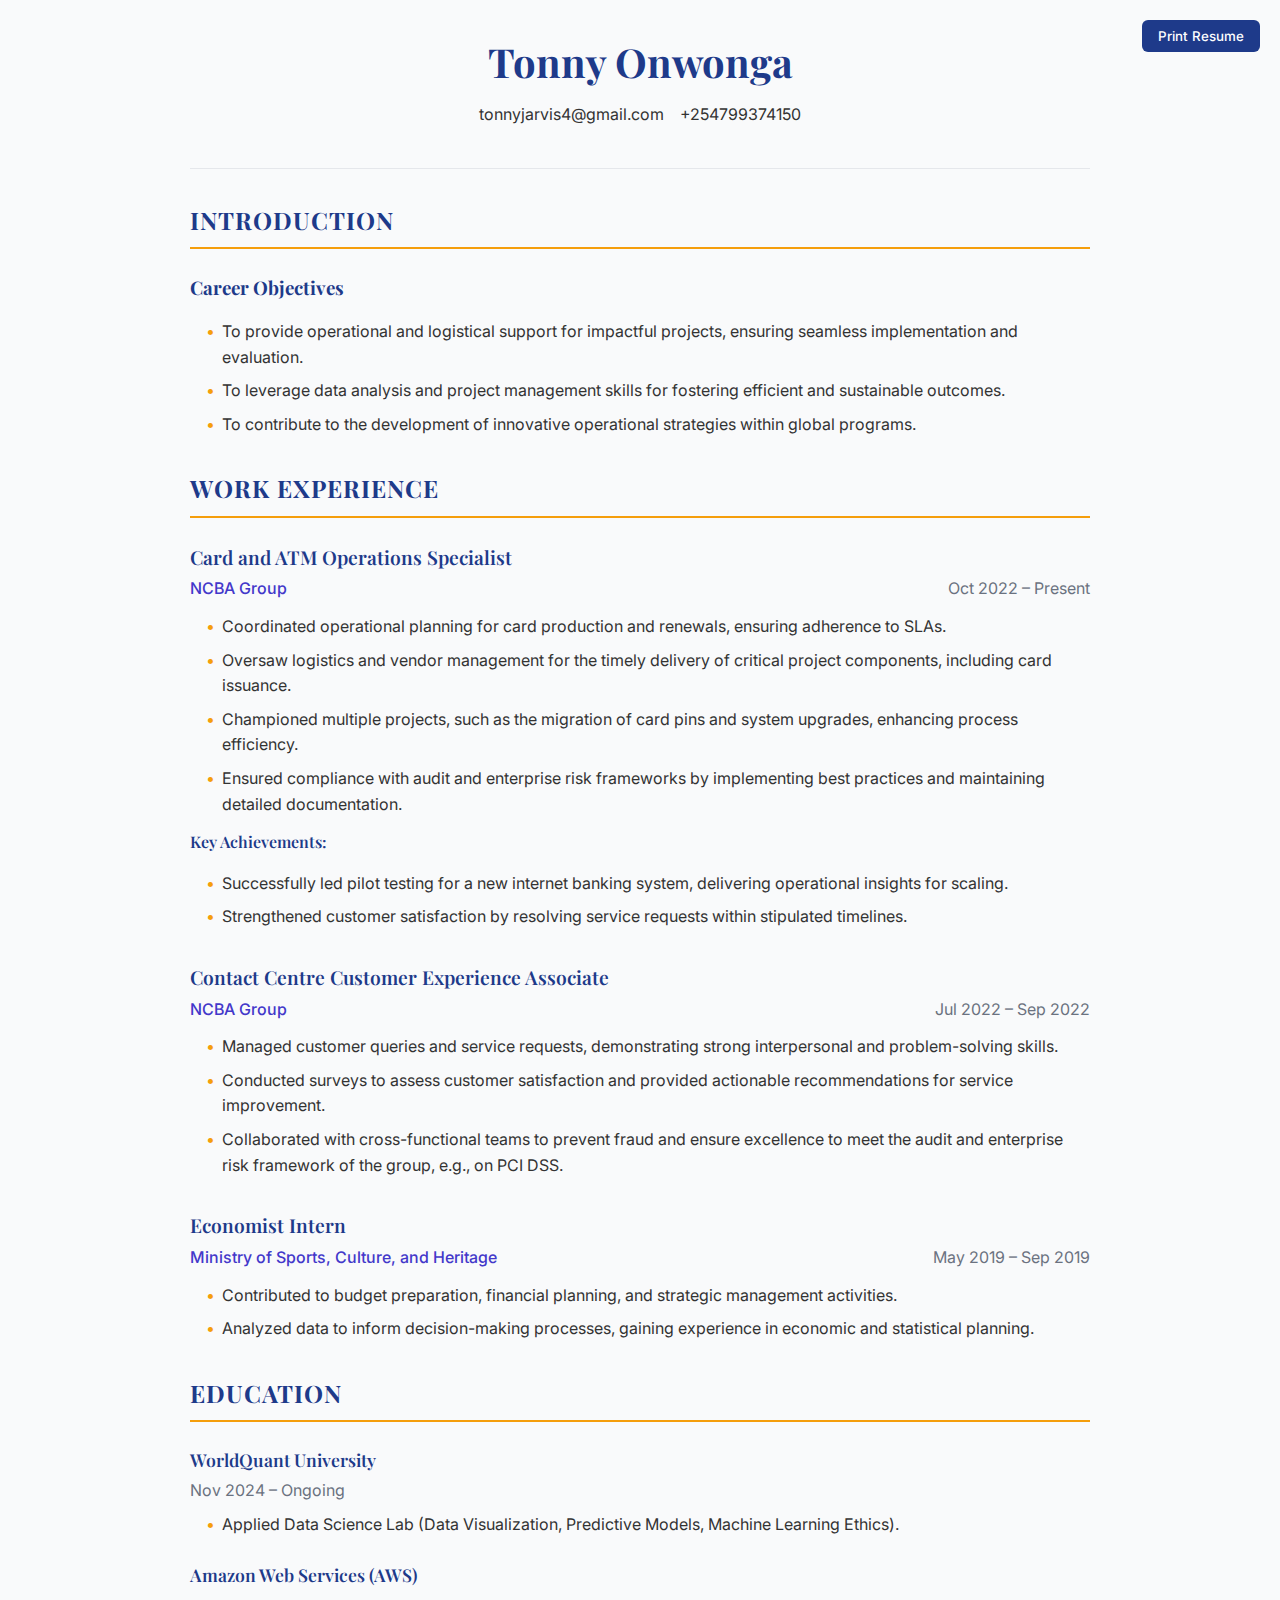
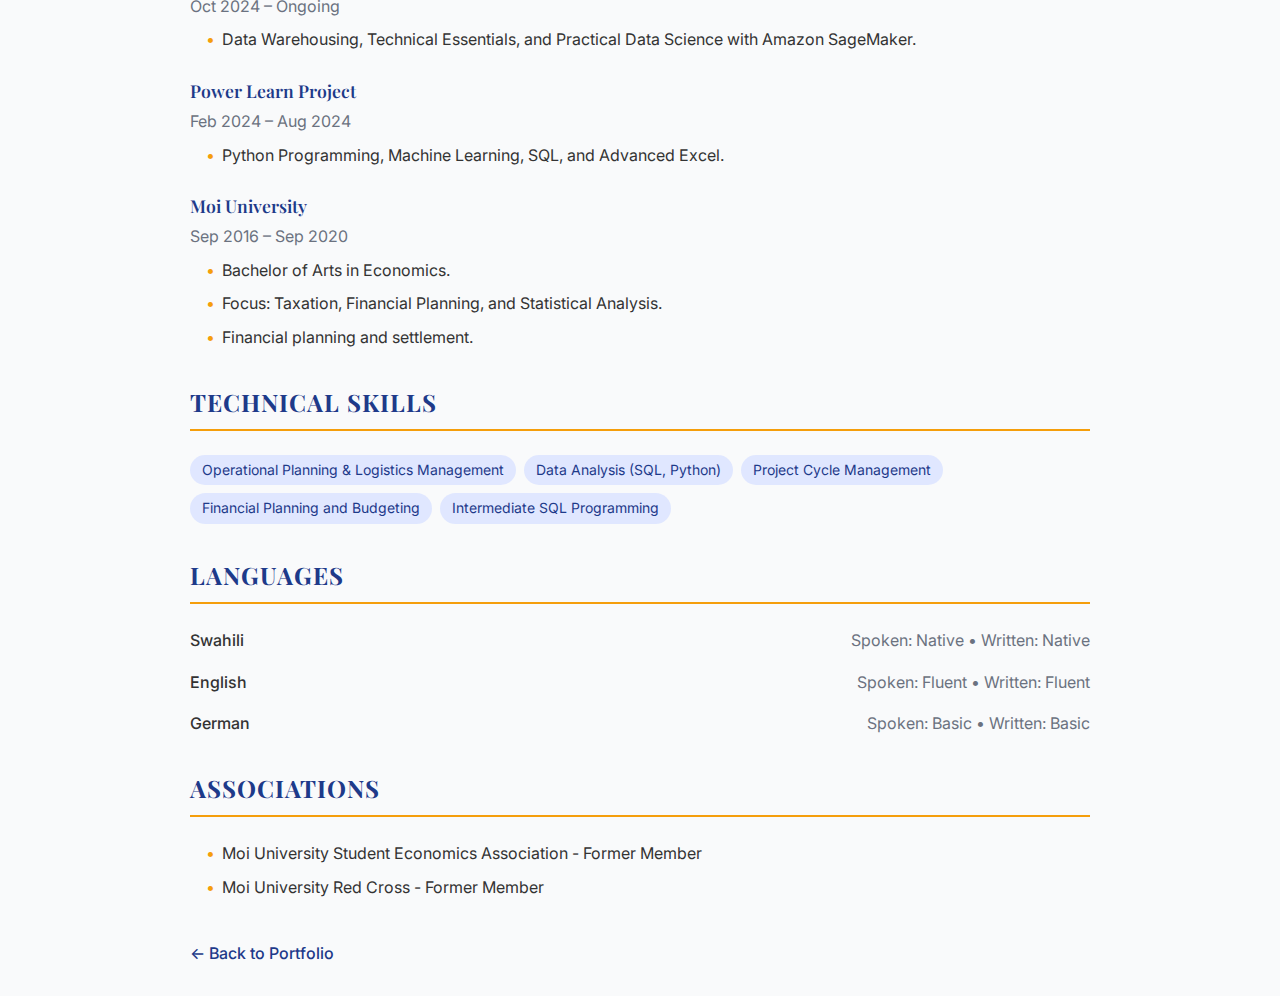
<file: public/resume.html>
<!DOCTYPE html>
<html lang="en">
<head>
  <meta charset="UTF-8">
  <meta name="viewport" content="width=device-width, initial-scale=1.0">
  <title>Tonny Onwonga - Resume</title>
  <link href="https://fonts.googleapis.com/css2?family=Inter:wght@300;400;500;600;700&family=Playfair+Display:wght@400;500;600;700&display=swap" rel="stylesheet">
  <style>
    /* Base styles */
    :root {
      --portfolio-accent: #F59E0B;
      --portfolio-800: #1E3A8A;
      --portfolio-700: #4338ca;
      --portfolio-600: #4f46e5;
      --portfolio-500: #6366f1;
      --portfolio-400: #818cf8;
      --portfolio-300: #a5b4fc;
      --portfolio-200: #c7d2fe;
      --portfolio-100: #e0e7ff;
      --portfolio-50: #eef2ff;
    }
    
    * {
      margin: 0;
      padding: 0;
      box-sizing: border-box;
    }
    
    body {
      font-family: 'Inter', sans-serif;
      color: #333;
      line-height: 1.6;
      max-width: 960px;
      margin: 0 auto;
      padding: 30px;
      background-color: #f9fafb;
    }
    
    h1, h2, h3, h4, h5, h6 {
      font-family: 'Playfair Display', serif;
      color: var(--portfolio-800);
      margin-bottom: 1rem;
    }
    
    .header {
      text-align: center;
      margin-bottom: 2rem;
      padding-bottom: 1.5rem;
      border-bottom: 1px solid #e5e7eb;
    }
    
    .name {
      font-size: 2.5rem;
      margin-bottom: 0.5rem;
    }
    
    .contact-info {
      display: flex;
      justify-content: center;
      flex-wrap: wrap;
      gap: 1rem;
      margin-bottom: 1rem;
    }
    
    .section-title {
      font-size: 1.5rem;
      text-transform: uppercase;
      letter-spacing: 1px;
      padding-bottom: 0.5rem;
      border-bottom: 2px solid var(--portfolio-accent);
      margin-top: 2rem;
      margin-bottom: 1.5rem;
    }
    
    .job {
      margin-bottom: 2rem;
    }
    
    .job-title {
      font-size: 1.2rem;
      font-weight: 600;
      margin-bottom: 0.25rem;
    }
    
    .job-company {
      display: flex;
      justify-content: space-between;
      margin-bottom: 0.75rem;
    }
    
    .company-name {
      font-weight: 500;
      color: var(--portfolio-700);
    }
    
    .job-date {
      color: #6b7280;
    }
    
    .education-item {
      margin-bottom: 1.5rem;
    }
    
    .education-school {
      font-size: 1.1rem;
      font-weight: 600;
      margin-bottom: 0.25rem;
    }
    
    .education-date {
      color: #6b7280;
      margin-bottom: 0.5rem;
    }
    
    ul {
      list-style-type: none;
      margin-left: 1rem;
    }
    
    li {
      position: relative;
      padding-left: 1rem;
      margin-bottom: 0.5rem;
    }
    
    li::before {
      content: "•";
      color: var(--portfolio-accent);
      position: absolute;
      left: 0;
    }
    
    .language-item {
      display: flex;
      justify-content: space-between;
      margin-bottom: 1rem;
    }
    
    .language-name {
      font-weight: 500;
    }
    
    .language-level {
      color: #6b7280;
    }
    
    .skills-list {
      display: flex;
      flex-wrap: wrap;
      gap: 0.5rem;
      margin-top: 1rem;
    }
    
    .skill-tag {
      background-color: var(--portfolio-100);
      color: var(--portfolio-800);
      padding: 0.25rem 0.75rem;
      border-radius: 9999px;
      font-size: 0.875rem;
    }
    
    .print-btn {
      position: fixed;
      top: 20px;
      right: 20px;
      background-color: var(--portfolio-800);
      color: white;
      border: none;
      padding: 0.5rem 1rem;
      border-radius: 0.375rem;
      cursor: pointer;
      font-family: 'Inter', sans-serif;
      font-weight: 500;
      transition: background-color 0.3s ease;
    }
    
    .print-btn:hover {
      background-color: var(--portfolio-700);
    }
    
    .back-to-portfolio {
      display: inline-block;
      margin-top: 2rem;
      color: var(--portfolio-800);
      text-decoration: none;
      font-weight: 500;
      transition: color 0.3s ease;
    }
    
    .back-to-portfolio:hover {
      color: var(--portfolio-accent);
    }
    
    @media (max-width: 768px) {
      body {
        padding: 15px;
      }
      
      .name {
        font-size: 2rem;
      }
      
      .contact-info {
        flex-direction: column;
        align-items: center;
        gap: 0.5rem;
      }
      
      .job-company {
        flex-direction: column;
      }
    }
    
    @media print {
      body {
        padding: 0;
        background-color: white;
      }
      
      .print-btn, .back-to-portfolio {
        display: none;
      }
      
      .header {
        margin-bottom: 1rem;
        padding-bottom: 1rem;
      }
      
      .section-title {
        margin-top: 1.5rem;
        margin-bottom: 1rem;
      }
      
      .job, .education-item {
        margin-bottom: 1rem;
      }
      
      @page {
        margin: 1cm;
      }
    }
  </style>
</head>
<body>
  <button class="print-btn" onclick="window.print()">Print Resume</button>
  
  <div class="header">
    <h1 class="name">Tonny Onwonga</h1>
    <div class="contact-info">
      <span>tonnyjarvis4@gmail.com</span>
      <span>+254799374150</span>
    </div>
  </div>
  
  <section>
    <h2 class="section-title">Introduction</h2>
    <h3>Career Objectives</h3>
    <ul>
      <li>To provide operational and logistical support for impactful projects, ensuring seamless implementation and evaluation.</li>
      <li>To leverage data analysis and project management skills for fostering efficient and sustainable outcomes.</li>
      <li>To contribute to the development of innovative operational strategies within global programs.</li>
    </ul>
  </section>
  
  <section>
    <h2 class="section-title">Work Experience</h2>
    
    <div class="job">
      <h3 class="job-title">Card and ATM Operations Specialist</h3>
      <div class="job-company">
        <span class="company-name">NCBA Group</span>
        <span class="job-date">Oct 2022 – Present</span>
      </div>
      <ul>
        <li>Coordinated operational planning for card production and renewals, ensuring adherence to SLAs.</li>
        <li>Oversaw logistics and vendor management for the timely delivery of critical project components, including card issuance.</li>
        <li>Championed multiple projects, such as the migration of card pins and system upgrades, enhancing process efficiency.</li>
        <li>Ensured compliance with audit and enterprise risk frameworks by implementing best practices and maintaining detailed documentation.</li>
      </ul>
      <h4 style="margin-top: 0.75rem; font-weight: 600;">Key Achievements:</h4>
      <ul>
        <li>Successfully led pilot testing for a new internet banking system, delivering operational insights for scaling.</li>
        <li>Strengthened customer satisfaction by resolving service requests within stipulated timelines.</li>
      </ul>
    </div>
    
    <div class="job">
      <h3 class="job-title">Contact Centre Customer Experience Associate</h3>
      <div class="job-company">
        <span class="company-name">NCBA Group</span>
        <span class="job-date">Jul 2022 – Sep 2022</span>
      </div>
      <ul>
        <li>Managed customer queries and service requests, demonstrating strong interpersonal and problem-solving skills.</li>
        <li>Conducted surveys to assess customer satisfaction and provided actionable recommendations for service improvement.</li>
        <li>Collaborated with cross-functional teams to prevent fraud and ensure excellence to meet the audit and enterprise risk framework of the group, e.g., on PCI DSS.</li>
      </ul>
    </div>
    
    <div class="job">
      <h3 class="job-title">Economist Intern</h3>
      <div class="job-company">
        <span class="company-name">Ministry of Sports, Culture, and Heritage</span>
        <span class="job-date">May 2019 – Sep 2019</span>
      </div>
      <ul>
        <li>Contributed to budget preparation, financial planning, and strategic management activities.</li>
        <li>Analyzed data to inform decision-making processes, gaining experience in economic and statistical planning.</li>
      </ul>
    </div>
  </section>
  
  <section>
    <h2 class="section-title">Education</h2>
    
    <div class="education-item">
      <h3 class="education-school">WorldQuant University</h3>
      <div class="education-date">Nov 2024 – Ongoing</div>
      <ul>
        <li>Applied Data Science Lab (Data Visualization, Predictive Models, Machine Learning Ethics).</li>
      </ul>
    </div>
    
    <div class="education-item">
      <h3 class="education-school">Amazon Web Services (AWS)</h3>
      <div class="education-date">Oct 2024 – Ongoing</div>
      <ul>
        <li>Data Warehousing, Technical Essentials, and Practical Data Science with Amazon SageMaker.</li>
      </ul>
    </div>
    
    <div class="education-item">
      <h3 class="education-school">Power Learn Project</h3>
      <div class="education-date">Feb 2024 – Aug 2024</div>
      <ul>
        <li>Python Programming, Machine Learning, SQL, and Advanced Excel.</li>
      </ul>
    </div>
    
    <div class="education-item">
      <h3 class="education-school">Moi University</h3>
      <div class="education-date">Sep 2016 – Sep 2020</div>
      <ul>
        <li>Bachelor of Arts in Economics.</li>
        <li>Focus: Taxation, Financial Planning, and Statistical Analysis.</li>
        <li>Financial planning and settlement.</li>
      </ul>
    </div>
  </section>
  
  <section>
    <h2 class="section-title">Technical Skills</h2>
    <div class="skills-list">
      <span class="skill-tag">Operational Planning & Logistics Management</span>
      <span class="skill-tag">Data Analysis (SQL, Python)</span>
      <span class="skill-tag">Project Cycle Management</span>
      <span class="skill-tag">Financial Planning and Budgeting</span>
      <span class="skill-tag">Intermediate SQL Programming</span>
    </div>
  </section>
  
  <section>
    <h2 class="section-title">Languages</h2>
    
    <div class="language-item">
      <span class="language-name">Swahili</span>
      <span class="language-level">Spoken: Native • Written: Native</span>
    </div>
    
    <div class="language-item">
      <span class="language-name">English</span>
      <span class="language-level">Spoken: Fluent • Written: Fluent</span>
    </div>
    
    <div class="language-item">
      <span class="language-name">German</span>
      <span class="language-level">Spoken: Basic • Written: Basic</span>
    </div>
  </section>
  
  <section>
    <h2 class="section-title">Associations</h2>
    <ul>
      <li>Moi University Student Economics Association - Former Member</li>
      <li>Moi University Red Cross - Former Member</li>
    </ul>
  </section>
  
  <a href="simple-portfolio.html" class="back-to-portfolio">← Back to Portfolio</a>
  
  <script>
    // Simple print functionality
    document.querySelector('.print-btn').addEventListener('click', function() {
      window.print();
    });
  </script>
</body>
</html>
</file>
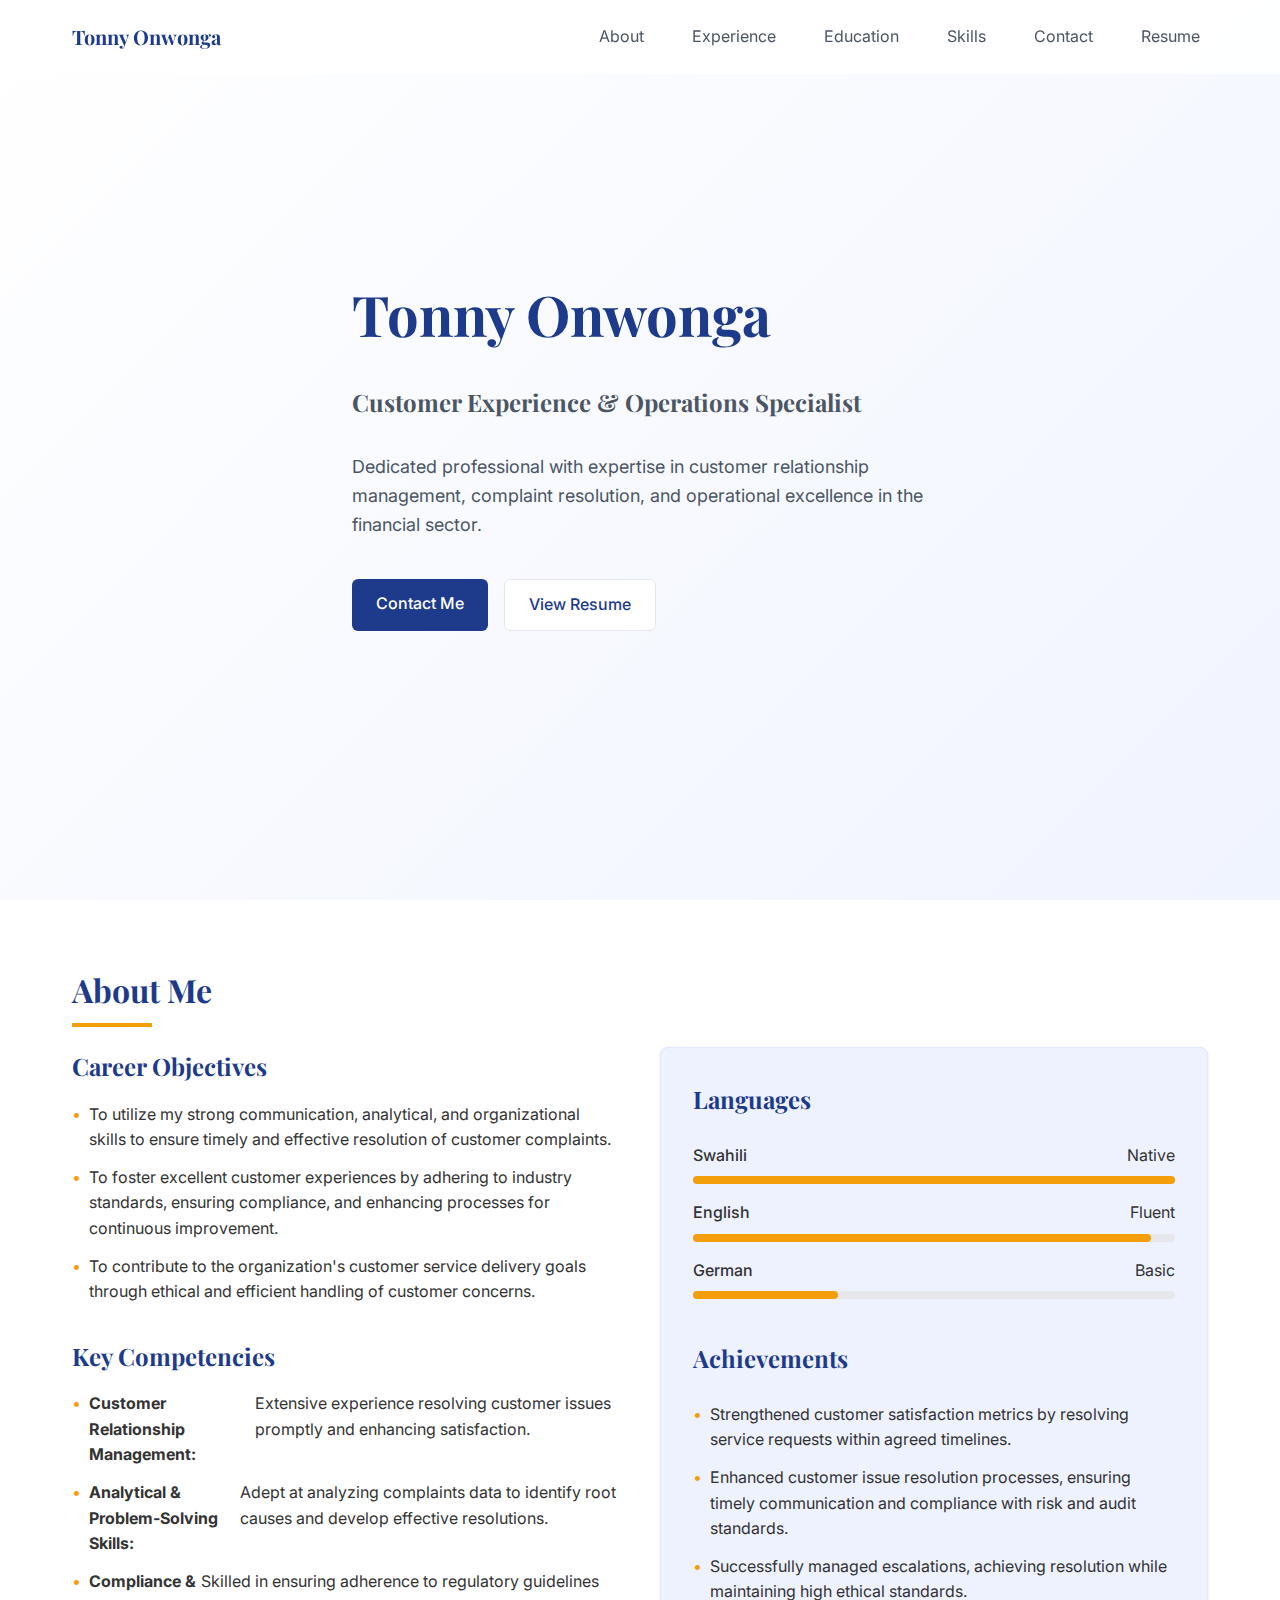
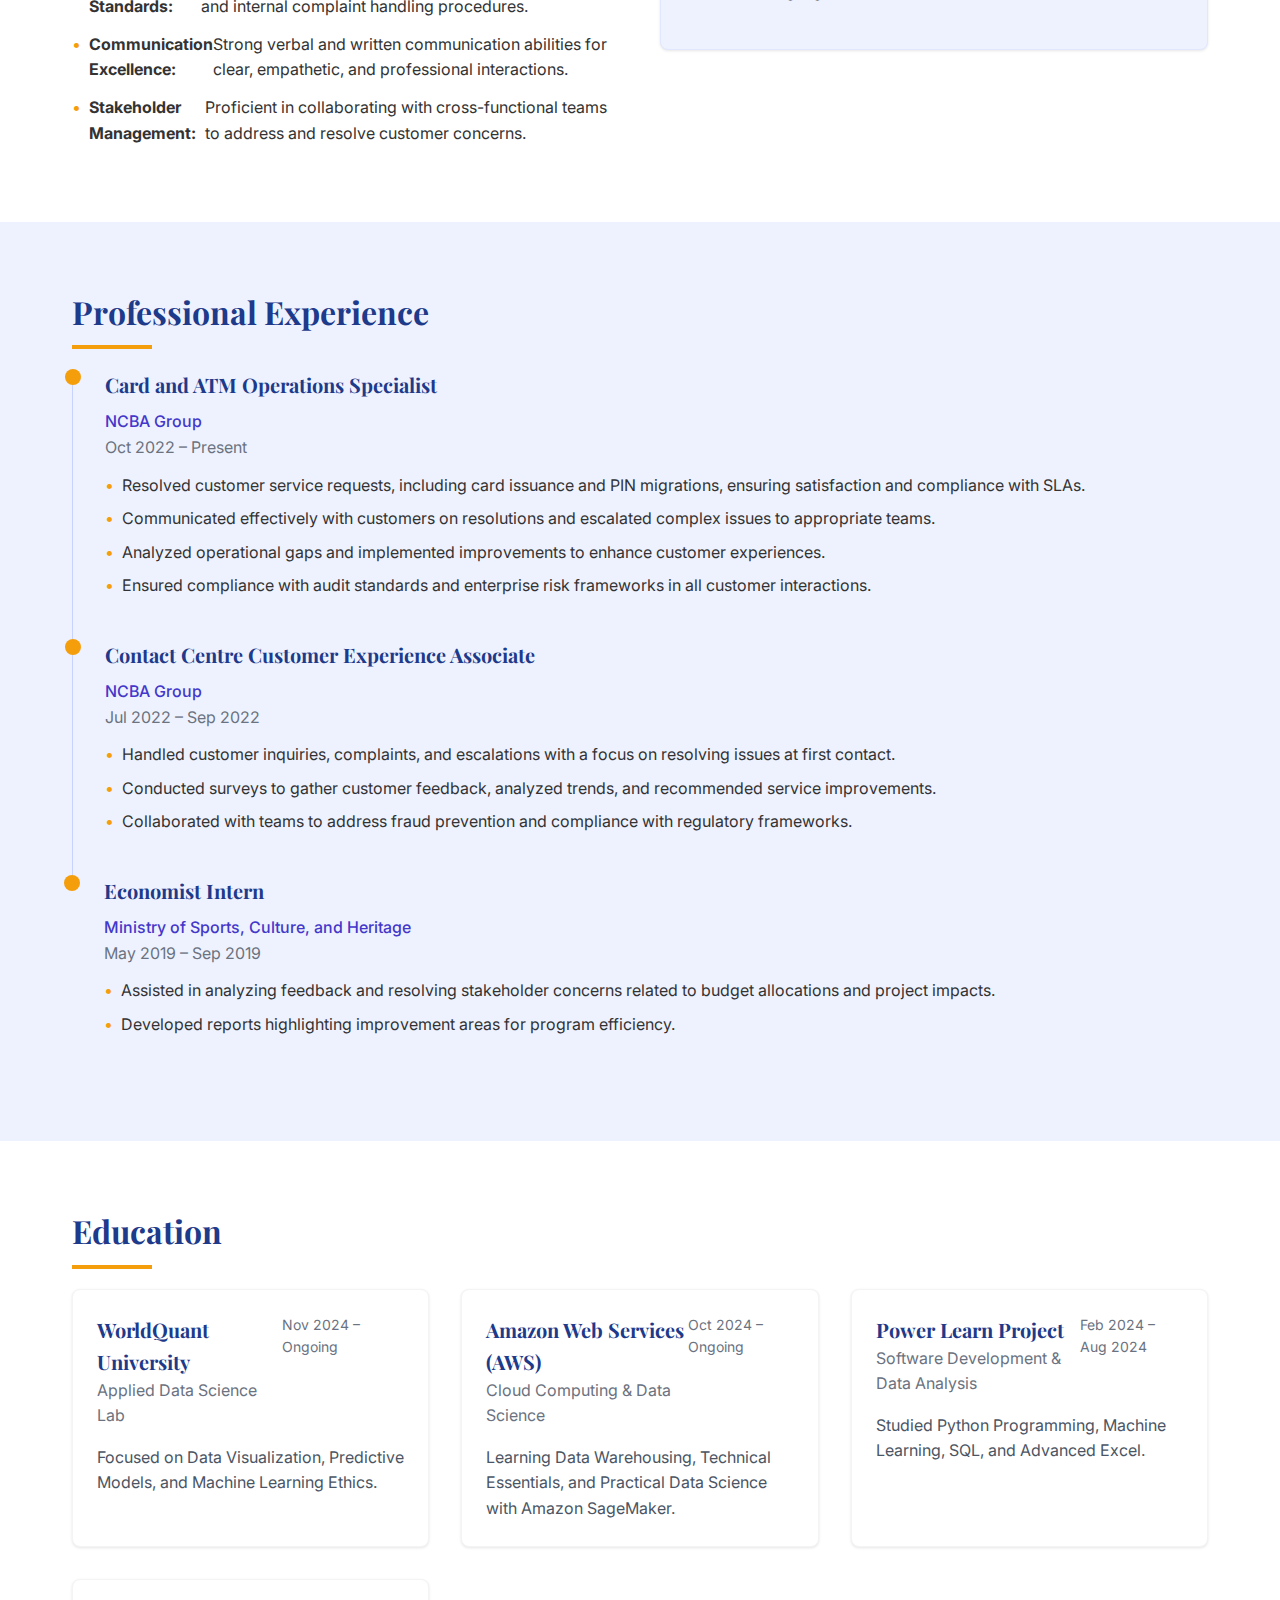
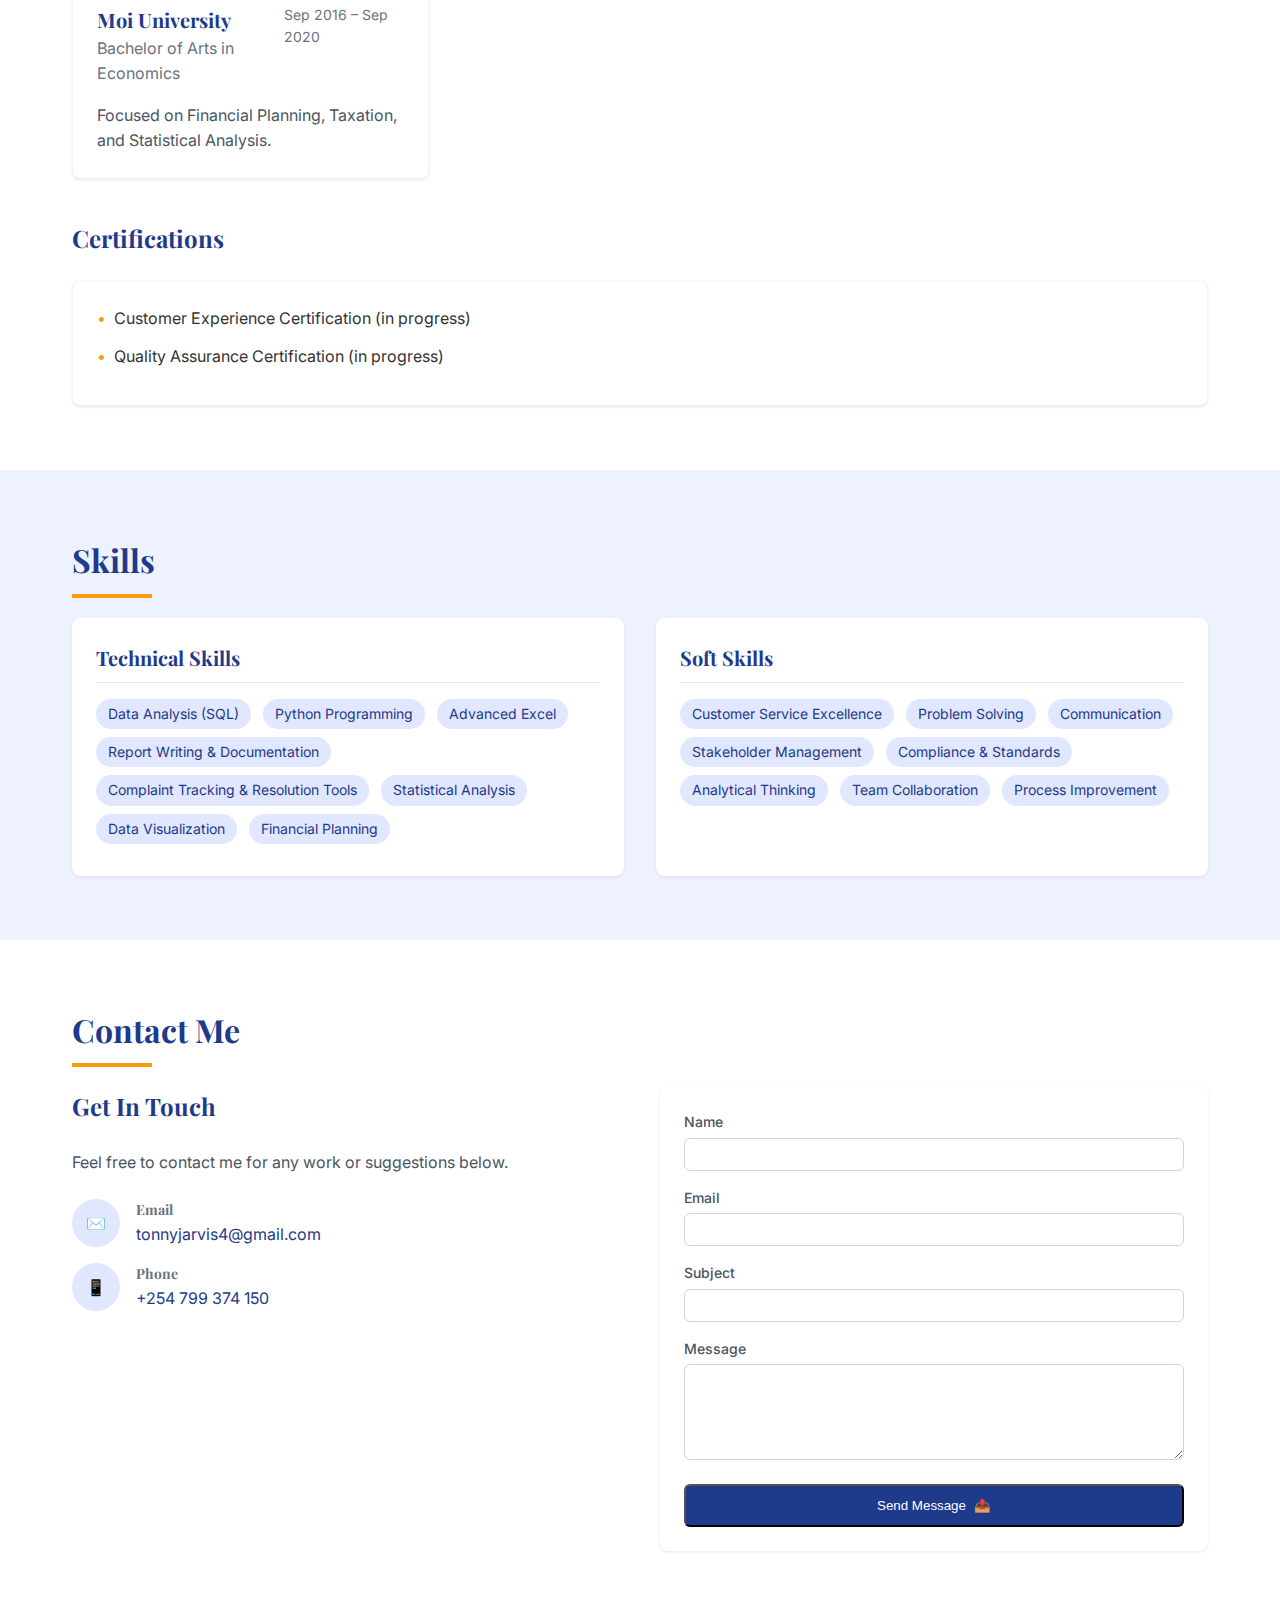
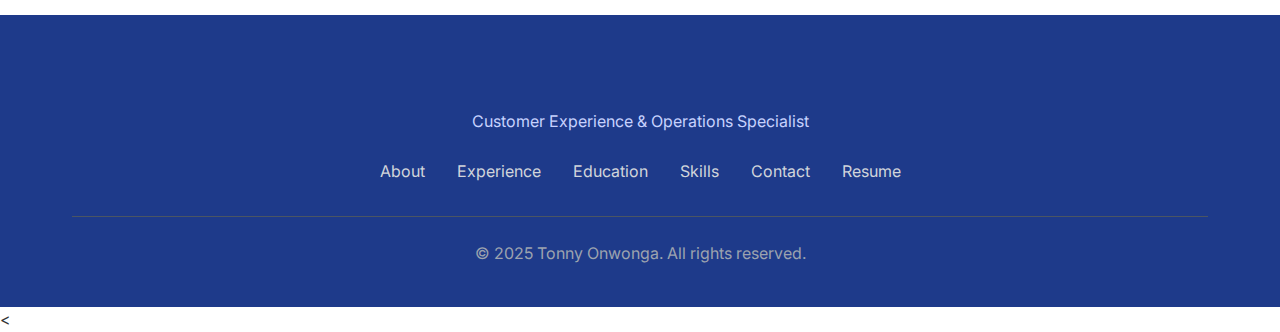
<file: public/simple-portfolio.html>
<!DOCTYPE html>
<html lang="en">
<head>
  <meta charset="UTF-8">
  <meta name="viewport" content="width=device-width, initial-scale=1.0">
  <title>Tonny Onwonga - Portfolio</title>
  <link href="https://fonts.googleapis.com/css2?family=Inter:wght@300;400;500;600;700&family=Playfair+Display:wght@400;500;600;700&display=swap" rel="stylesheet">
  <style>
    /* Base styles */
    :root {
      --portfolio-accent: #F59E0B;
      --portfolio-800: #1E3A8A;
      --portfolio-700: #4338ca;
      --portfolio-600: #4f46e5;
      --portfolio-500: #6366f1;
      --portfolio-400: #818cf8;
      --portfolio-300: #a5b4fc;
      --portfolio-200: #c7d2fe;
      --portfolio-100: #e0e7ff;
      --portfolio-50: #eef2ff;
    }
    
    * {
      margin: 0;
      padding: 0;
      box-sizing: border-box;
    }
    
    body {
      font-family: 'Inter', sans-serif;
      color: #333;
      line-height: 1.6;
      overflow-x: hidden;
    }
    
    h1, h2, h3, h4, h5, h6 {
      font-family: 'Playfair Display', serif;
      color: var(--portfolio-800);
    }
    
    a {
      text-decoration: none;
      color: inherit;
    }
    
    ul {
      list-style: none;
    }
    
    .container {
      max-width: 1200px;
      margin: 0 auto;
      padding: 0 2rem;
    }
    
    .section {
      padding: 4rem 0;
    }
    
    .section-title {
      font-size: 2rem;
      font-weight: bold;
      margin-bottom: 2rem;
      position: relative;
    }
    
    .section-title::after {
      content: '';
      position: absolute;
      left: 0;
      bottom: -0.75rem;
      width: 5rem;
      height: 0.25rem;
      background-color: var(--portfolio-accent);
    }
    
    .btn {
      display: inline-block;
      padding: 0.75rem 1.5rem;
      border-radius: 0.375rem;
      font-weight: 500;
      cursor: pointer;
      transition: all 0.3s ease;
    }
    
    .btn-primary {
      background-color: var(--portfolio-800);
      color: white;
    }
    
    .btn-primary:hover {
      background-color: var(--portfolio-700);
    }
    
    .btn-secondary {
      background-color: white;
      color: var(--portfolio-800);
      border: 1px solid #e5e7eb;
    }
    
    .btn-secondary:hover {
      background-color: #f9fafb;
    }
    
    .skill-tag {
      display: inline-block;
      padding: 0.25rem 0.75rem;
      background-color: var(--portfolio-100);
      color: var(--portfolio-800);
      border-radius: 9999px;
      font-size: 0.875rem;
      margin-right: 0.5rem;
      margin-bottom: 0.5rem;
    }
    
    .timeline-item {
      position: relative;
      padding-left: 2rem;
      padding-bottom: 2rem;
      border-left: 1px solid var(--portfolio-200);
    }
    
    .timeline-item::before {
      content: '';
      position: absolute;
      left: -0.5rem;
      top: 0;
      width: 1rem;
      height: 1rem;
      border-radius: 50%;
      background-color: var(--portfolio-accent);
    }
    
    .timeline-item:last-child {
      border-left: none;
    }
    
    .gradient-bg {
      background: linear-gradient(135deg, #ffffff 0%, #f0f4ff 100%);
    }
    
    /* Header styles */
    header {
      position: fixed;
      top: 0;
      left: 0;
      right: 0;
      z-index: 1000;
      padding: 1.25rem 0;
      background-color: rgba(255, 255, 255, 0.9);
      backdrop-filter: blur(5px);
      transition: all 0.3s ease;
    }
    
    header.scrolled {
      padding: 0.75rem 0;
      box-shadow: 0 4px 6px -1px rgba(0, 0, 0, 0.1);
    }
    
    .header-container {
      display: flex;
      justify-content: space-between;
      align-items: center;
    }
    
    .logo {
      font-family: 'Playfair Display', serif;
      font-size: 1.25rem;
      font-weight: bold;
      color: var(--portfolio-800);
    }
    
    .nav-desktop {
      display: flex;
      gap: 2rem;
    }
    
    .nav-link {
      position: relative;
      padding: 0.25rem 0.5rem;
      color: #4b5563;
      transition: color 0.3s ease;
    }
    
    .nav-link::after {
      content: '';
      position: absolute;
      left: 0;
      bottom: -0.25rem;
      width: 0;
      height: 0.125rem;
      background-color: var(--portfolio-accent);
      transition: width 0.3s ease;
    }
    
    .nav-link:hover {
      color: var(--portfolio-800);
    }
    
    .nav-link:hover::after {
      width: 100%;
    }
    
    .mobile-menu-btn {
      display: none;
      background: none;
      border: none;
      cursor: pointer;
      font-size: 1.5rem;
      color: #4b5563;
    }
    
    .mobile-menu {
      display: none;
      position: absolute;
      top: 100%;
      left: 0;
      right: 0;
      background-color: white;
      padding: 1rem 0;
      box-shadow: 0 4px 6px -1px rgba(0, 0, 0, 0.1);
    }
    
    .mobile-menu a {
      display: block;
      padding: 0.75rem 2rem;
      color: #4b5563;
    }
    
    /* Hero styles */
    #hero {
      min-height: 100vh;
      display: flex;
      align-items: center;
      padding-top: 4rem;
    }
    
    .hero-content {
      max-width: 48rem;
    }
    
    .hero-title {
      font-size: 3.5rem;
      font-weight: bold;
      margin-bottom: 1.5rem;
    }
    
    .hero-subtitle {
      font-size: 1.5rem;
      color: #4b5563;
      margin-bottom: 2rem;
    }
    
    .hero-text {
      font-size: 1.125rem;
      color: #4b5563;
      margin-bottom: 2.5rem;
      max-width: 36rem;
    }
    
    .hero-btns {
      display: flex;
      gap: 1rem;
      flex-wrap: wrap;
    }
    
    /* About styles */
    .about-grid {
      display: grid;
      grid-template-columns: 1fr 1fr;
      gap: 2.5rem;
    }
    
    .competencies-list li {
      display: flex;
      align-items: flex-start;
      margin-bottom: 0.75rem;
    }
    
    .competencies-list li::before {
      content: '•';
      color: var(--portfolio-accent);
      margin-right: 0.5rem;
    }
    
    .language-bar {
      height: 0.5rem;
      width: 100%;
      background-color: #e5e7eb;
      border-radius: 9999px;
      margin-bottom: 1rem;
    }
    
    .language-progress {
      height: 100%;
      background-color: var(--portfolio-accent);
      border-radius: 9999px;
    }
    
    /* Experience styles */
    .experience-list {
      padding-left: 0;
    }
    
    .experience-item h3 {
      font-size: 1.25rem;
      margin-bottom: 0.5rem;
    }
    
    .experience-item-header {
      margin-bottom: 0.75rem;
    }
    
    .experience-company {
      font-weight: 500;
      color: var(--portfolio-700);
    }
    
    .experience-date {
      color: #6b7280;
    }
    
    .experience-duties li {
      display: flex;
      align-items: flex-start;
      margin-bottom: 0.5rem;
    }
    
    .experience-duties li::before {
      content: '•';
      color: var(--portfolio-accent);
      margin-right: 0.5rem;
    }
    
    /* Education styles */
    .education-grid {
      display: grid;
      grid-template-columns: repeat(auto-fill, minmax(320px, 1fr));
      gap: 2rem;
    }
    
    .education-card {
      background-color: white;
      padding: 1.5rem;
      border-radius: 0.5rem;
      box-shadow: 0 1px 3px rgba(0, 0, 0, 0.1);
      border: 1px solid #f3f4f6;
      transition: all 0.3s ease;
    }
    
    .education-card:hover {
      box-shadow: 0 4px 6px rgba(0, 0, 0, 0.1);
      border-color: var(--portfolio-200);
    }
    
    .education-card-header {
      display: flex;
      justify-content: space-between;
      margin-bottom: 1rem;
    }
    
    /* Skills styles */
    .skills-grid {
      display: grid;
      grid-template-columns: 1fr 1fr;
      gap: 2rem;
    }
    
    .skills-card {
      background-color: white;
      padding: 1.5rem;
      border-radius: 0.5rem;
      box-shadow: 0 1px 3px rgba(0, 0, 0, 0.1);
    }
    
    .skills-card h3 {
      font-size: 1.25rem;
      margin-bottom: 1rem;
      padding-bottom: 0.5rem;
      border-bottom: 1px solid #e5e7eb;
    }
    
    /* Contact styles */
    .contact-grid {
      display: grid;
      grid-template-columns: 1fr 1fr;
      gap: 2.5rem;
    }
    
    .contact-info-item {
      display: flex;
      align-items: center;
      margin-bottom: 1rem;
    }
    
    .contact-icon {
      width: 3rem;
      height: 3rem;
      background-color: var(--portfolio-100);
      border-radius: 50%;
      display: flex;
      align-items: center;
      justify-content: center;
      margin-right: 1rem;
    }
    
    .contact-form {
      background-color: white;
      padding: 1.5rem;
      border-radius: 0.5rem;
      box-shadow: 0 1px 3px rgba(0, 0, 0, 0.1);
    }
    
    .form-group {
      margin-bottom: 1rem;
    }
    
    .form-label {
      display: block;
      font-size: 0.875rem;
      font-weight: 500;
      color: #4b5563;
      margin-bottom: 0.25rem;
    }
    
    .form-input, .form-textarea {
      width: 100%;
      padding: 0.5rem 0.75rem;
      border: 1px solid #d1d5db;
      border-radius: 0.375rem;
      outline: none;
      transition: border-color 0.3s ease;
    }
    
    .form-input:focus, .form-textarea:focus {
      border-color: var(--portfolio-500);
      box-shadow: 0 0 0 3px rgba(99, 102, 241, 0.1);
    }
    
    .form-textarea {
      min-height: 6rem;
      resize: vertical;
    }
    
    /* Footer styles */
    footer {
      background-color: var(--portfolio-800);
      color: white;
      padding: 2.5rem 0;
    }
    
    .footer-title {
      font-size: 1.5rem;
      font-weight: bold;
      margin-bottom: 1rem;
    }
    
    .footer-subtitle {
      color: var(--portfolio-200);
      margin-bottom: 1.5rem;
    }
    
    .footer-links {
      display: flex;
      justify-content: center;
      gap: 2rem;
      margin-bottom: 2rem;
    }
    
    .footer-links a {
      color: #d1d5db;
      transition: color 0.3s ease;
    }
    
    .footer-links a:hover {
      color: white;
    }
    
    .footer-copyright {
      text-align: center;
      color: #9ca3af;
      padding-top: 1.5rem;
      border-top: 1px solid #4b5563;
    }
    
    /* Responsive styles */
    @media (max-width: 768px) {
      .section-title {
        font-size: 1.75rem;
      }
      
      .hero-title {
        font-size: 2.5rem;
      }
      
      .hero-subtitle {
        font-size: 1.25rem;
      }
      
      .nav-desktop {
        display: none;
      }
      
      .mobile-menu-btn {
        display: block;
      }
      
      .mobile-menu.active {
        display: block;
      }
      
      .about-grid, .skills-grid, .contact-grid {
        grid-template-columns: 1fr;
      }
      
      .education-grid {
        grid-template-columns: 1fr;
      }
    }
  </style>
</head>
<body>
  <!-- Header -->
  <header id="header">
    <div class="container header-container">
      <a href="#" class="logo">Tonny Onwonga</a>
      
      <nav class="nav-desktop">
        <a href="#about" class="nav-link">About</a>
        <a href="#experience" class="nav-link">Experience</a>
        <a href="#education" class="nav-link">Education</a>
        <a href="#skills" class="nav-link">Skills</a>
        <a href="#contact" class="nav-link">Contact</a>
        <a href="resume.html" class="nav-link" target="_blank">Resume</a>
      </nav>
      
      <button class="mobile-menu-btn" aria-label="Toggle menu">
        ☰
      </button>
    </div>
    
    <div class="mobile-menu" id="mobileMenu">
      <a href="#about">About</a>
      <a href="#experience">Experience</a>
      <a href="#education">Education</a>
      <a href="#skills">Skills</a>
      <a href="#contact">Contact</a>
      <a href="resume.html" target="_blank">Resume</a>
    </div>
  </header>

  <!-- Hero Section -->
  <section id="hero" class="section gradient-bg">
    <div class="container">
      <div class="hero-content">
        <h1 class="hero-title">Tonny Onwonga</h1>
        <h2 class="hero-subtitle">Customer Experience & Operations Specialist</h2>
        <p class="hero-text">
          Dedicated professional with expertise in customer relationship management, 
          complaint resolution, and operational excellence in the financial sector.
        </p>
        <div class="hero-btns">
          <a href="#contact" class="btn btn-primary">Contact Me</a>
          <a href="resume.html" class="btn btn-secondary" target="_blank">View Resume</a>
        </div>
      </div>
    </div>
  </section>

  <!-- About Section -->
  <section id="about" class="section">
    <div class="container">
      <h2 class="section-title">About Me</h2>
      
      <div class="about-grid">
        <div>
          <h3 style="font-size: 1.5rem; margin-bottom: 1rem;">Career Objectives</h3>
          <ul class="competencies-list">
            <li>To utilize my strong communication, analytical, and organizational skills to ensure timely and effective resolution of customer complaints.</li>
            <li>To foster excellent customer experiences by adhering to industry standards, ensuring compliance, and enhancing processes for continuous improvement.</li>
            <li>To contribute to the organization's customer service delivery goals through ethical and efficient handling of customer concerns.</li>
          </ul>

          <h3 style="font-size: 1.5rem; margin-top: 2rem; margin-bottom: 1rem;">Key Competencies</h3>
          <ul class="competencies-list">
            <li><strong>Customer Relationship Management:</strong> Extensive experience resolving customer issues promptly and enhancing satisfaction.</li>
            <li><strong>Analytical & Problem-Solving Skills:</strong> Adept at analyzing complaints data to identify root causes and develop effective resolutions.</li>
            <li><strong>Compliance & Standards:</strong> Skilled in ensuring adherence to regulatory guidelines and internal complaint handling procedures.</li>
            <li><strong>Communication Excellence:</strong> Strong verbal and written communication abilities for clear, empathetic, and professional interactions.</li>
            <li><strong>Stakeholder Management:</strong> Proficient in collaborating with cross-functional teams to address and resolve customer concerns.</li>
          </ul>
        </div>

        <div>
          <div style="background-color: var(--portfolio-50); padding: 2rem; border-radius: 0.5rem; border: 1px solid var(--portfolio-100); box-shadow: 0 1px 3px rgba(0,0,0,0.1);">
            <h3 style="font-size: 1.5rem; margin-bottom: 1.5rem;">Languages</h3>
            
            <div style="margin-bottom: 1rem;">
              <div style="display: flex; justify-content: space-between; margin-bottom: 0.5rem;">
                <span style="font-weight: 500;">Swahili</span>
                <span>Native</span>
              </div>
              <div class="language-bar">
                <div class="language-progress" style="width: 100%;"></div>
              </div>
            </div>
            
            <div style="margin-bottom: 1rem;">
              <div style="display: flex; justify-content: space-between; margin-bottom: 0.5rem;">
                <span style="font-weight: 500;">English</span>
                <span>Fluent</span>
              </div>
              <div class="language-bar">
                <div class="language-progress" style="width: 95%;"></div>
              </div>
            </div>
            
            <div>
              <div style="display: flex; justify-content: space-between; margin-bottom: 0.5rem;">
                <span style="font-weight: 500;">German</span>
                <span>Basic</span>
              </div>
              <div class="language-bar">
                <div class="language-progress" style="width: 30%;"></div>
              </div>
            </div>

            <h3 style="font-size: 1.5rem; margin-top: 2.5rem; margin-bottom: 1.5rem;">Achievements</h3>
            <ul class="competencies-list">
              <li>Strengthened customer satisfaction metrics by resolving service requests within agreed timelines.</li>
              <li>Enhanced customer issue resolution processes, ensuring timely communication and compliance with risk and audit standards.</li>
              <li>Successfully managed escalations, achieving resolution while maintaining high ethical standards.</li>
            </ul>
          </div>
        </div>
      </div>
    </div>
  </section>

  <!-- Experience Section -->
  <section id="experience" class="section" style="background-color: var(--portfolio-50);">
    <div class="container">
      <h2 class="section-title">Professional Experience</h2>
      
      <div class="experience-list">
        <div class="timeline-item experience-item">
          <div class="experience-item-header">
            <h3>Card and ATM Operations Specialist</h3>
            <div style="display: flex; flex-direction: column; margin-bottom: 0.75rem;">
              <span class="experience-company">NCBA Group</span>
              <span class="experience-date">Oct 2022 – Present</span>
            </div>
          </div>
          <ul class="experience-duties">
            <li>Resolved customer service requests, including card issuance and PIN migrations, ensuring satisfaction and compliance with SLAs.</li>
            <li>Communicated effectively with customers on resolutions and escalated complex issues to appropriate teams.</li>
            <li>Analyzed operational gaps and implemented improvements to enhance customer experiences.</li>
            <li>Ensured compliance with audit standards and enterprise risk frameworks in all customer interactions.</li>
          </ul>
        </div>

        <div class="timeline-item experience-item">
          <div class="experience-item-header">
            <h3>Contact Centre Customer Experience Associate</h3>
            <div style="display: flex; flex-direction: column; margin-bottom: 0.75rem;">
              <span class="experience-company">NCBA Group</span>
              <span class="experience-date">Jul 2022 – Sep 2022</span>
            </div>
          </div>
          <ul class="experience-duties">
            <li>Handled customer inquiries, complaints, and escalations with a focus on resolving issues at first contact.</li>
            <li>Conducted surveys to gather customer feedback, analyzed trends, and recommended service improvements.</li>
            <li>Collaborated with teams to address fraud prevention and compliance with regulatory frameworks.</li>
          </ul>
        </div>

        <div class="timeline-item experience-item">
          <div class="experience-item-header">
            <h3>Economist Intern</h3>
            <div style="display: flex; flex-direction: column; margin-bottom: 0.75rem;">
              <span class="experience-company">Ministry of Sports, Culture, and Heritage</span>
              <span class="experience-date">May 2019 – Sep 2019</span>
            </div>
          </div>
          <ul class="experience-duties">
            <li>Assisted in analyzing feedback and resolving stakeholder concerns related to budget allocations and project impacts.</li>
            <li>Developed reports highlighting improvement areas for program efficiency.</li>
          </ul>
        </div>
      </div>
    </div>
  </section>

  <!-- Education Section -->
  <section id="education" class="section">
    <div class="container">
      <h2 class="section-title">Education</h2>
      
      <div class="education-grid">
        <div class="education-card">
          <div class="education-card-header">
            <div>
              <h3 style="font-size: 1.25rem;">WorldQuant University</h3>
              <p style="color: #6b7280;">Applied Data Science Lab</p>
            </div>
            <span style="font-size: 0.875rem; color: #6b7280;">Nov 2024 – Ongoing</span>
          </div>
          <p style="color: #4b5563;">
            Focused on Data Visualization, Predictive Models, and Machine Learning Ethics.
          </p>
        </div>

        <div class="education-card">
          <div class="education-card-header">
            <div>
              <h3 style="font-size: 1.25rem;">Amazon Web Services (AWS)</h3>
              <p style="color: #6b7280;">Cloud Computing & Data Science</p>
            </div>
            <span style="font-size: 0.875rem; color: #6b7280;">Oct 2024 – Ongoing</span>
          </div>
          <p style="color: #4b5563;">
            Learning Data Warehousing, Technical Essentials, and Practical Data Science with Amazon SageMaker.
          </p>
        </div>

        <div class="education-card">
          <div class="education-card-header">
            <div>
              <h3 style="font-size: 1.25rem;">Power Learn Project</h3>
              <p style="color: #6b7280;">Software Development & Data Analysis</p>
            </div>
            <span style="font-size: 0.875rem; color: #6b7280;">Feb 2024 – Aug 2024</span>
          </div>
          <p style="color: #4b5563;">
            Studied Python Programming, Machine Learning, SQL, and Advanced Excel.
          </p>
        </div>

        <div class="education-card">
          <div class="education-card-header">
            <div>
              <h3 style="font-size: 1.25rem;">Moi University</h3>
              <p style="color: #6b7280;">Bachelor of Arts in Economics</p>
            </div>
            <span style="font-size: 0.875rem; color: #6b7280;">Sep 2016 – Sep 2020</span>
          </div>
          <p style="color: #4b5563;">
            Focused on Financial Planning, Taxation, and Statistical Analysis.
          </p>
        </div>
      </div>

      <div style="margin-top: 2.5rem;">
        <h3 style="font-size: 1.5rem; margin-bottom: 1.5rem;">Certifications</h3>
        <div style="background-color: white; padding: 1.5rem; border-radius: 0.5rem; box-shadow: 0 1px 3px rgba(0,0,0,0.1); border: 1px solid #f3f4f6;">
          <ul class="competencies-list">
            <li>Customer Experience Certification (in progress)</li>
            <li>Quality Assurance Certification (in progress)</li>
          </ul>
        </div>
      </div>
    </div>
  </section>

  <!-- Skills Section -->
  <section id="skills" class="section" style="background-color: var(--portfolio-50);">
    <div class="container">
      <h2 class="section-title">Skills</h2>
      
      <div class="skills-grid">
        <div class="skills-card">
          <h3>Technical Skills</h3>
          <div style="margin-top: 1rem;">
            <span class="skill-tag">Data Analysis (SQL)</span>
            <span class="skill-tag">Python Programming</span>
            <span class="skill-tag">Advanced Excel</span>
            <span class="skill-tag">Report Writing & Documentation</span>
            <span class="skill-tag">Complaint Tracking & Resolution Tools</span>
            <span class="skill-tag">Statistical Analysis</span>
            <span class="skill-tag">Data Visualization</span>
            <span class="skill-tag">Financial Planning</span>
          </div>
        </div>
        
        <div class="skills-card">
          <h3>Soft Skills</h3>
          <div style="margin-top: 1rem;">
            <span class="skill-tag">Customer Service Excellence</span>
            <span class="skill-tag">Problem Solving</span>
            <span class="skill-tag">Communication</span>
            <span class="skill-tag">Stakeholder Management</span>
            <span class="skill-tag">Compliance & Standards</span>
            <span class="skill-tag">Analytical Thinking</span>
            <span class="skill-tag">Team Collaboration</span>
            <span class="skill-tag">Process Improvement</span>
          </div>
        </div>
      </div>
    </div>
  </section>

  <!-- Contact Section -->
  <section id="contact" class="section">
    <div class="container">
      <h2 class="section-title">Contact Me</h2>
      
      <div class="contact-grid">
        <div>
          <h3 style="font-size: 1.5rem; margin-bottom: 1.5rem;">Get In Touch</h3>
          <p style="color: #4b5563; margin-bottom: 1.5rem;">
            Feel free to contact me for any work or suggestions below.
          </p>
          
          <div style="margin-bottom: 2rem;">
            <div class="contact-info-item">
              <div class="contact-icon">
                ✉️
              </div>
              <div>
                <h4 style="font-size: 0.875rem; color: #6b7280;">Email</h4>
                <a href="mailto:tonnyjarvis4@gmail.com" style="color: var(--portfolio-800); transition: color 0.3s ease;">
                  tonnyjarvis4@gmail.com
                </a>
              </div>
            </div>
            
            <div class="contact-info-item">
              <div class="contact-icon">
                📱
              </div>
              <div>
                <h4 style="font-size: 0.875rem; color: #6b7280;">Phone</h4>
                <a href="tel:+254799374150" style="color: var(--portfolio-800); transition: color 0.3s ease;">
                  +254 799 374 150
                </a>
              </div>
            </div>
          </div>
        </div>
        
        <div>
          <form class="contact-form">
            <div class="form-group">
              <label for="name" class="form-label">Name</label>
              <input type="text" id="name" class="form-input" required>
            </div>
            
            <div class="form-group">
              <label for="email" class="form-label">Email</label>
              <input type="email" id="email" class="form-input" required>
            </div>
            
            <div class="form-group">
              <label for="subject" class="form-label">Subject</label>
              <input type="text" id="subject" class="form-input" required>
            </div>
            
            <div class="form-group">
              <label for="message" class="form-label">Message</label>
              <textarea id="message" class="form-textarea" required></textarea>
            </div>
            
            <button type="submit" class="btn btn-primary" style="width: 100%; display: flex; align-items: center; justify-content: center;">
              Send Message
              <span style="margin-left: 0.5rem;">📤</span>
            </button>
          </form>
        </div>
      </div>
    </div>
  </section>

  <!-- Footer -->
  <footer>
    <div class="container" style="text-align: center;">
      <h2 class="footer-title">Tonny Onwonga</h2>
      <p class="footer-subtitle">Customer Experience & Operations Specialist</p>
      
      <div class="footer-links">
        <a href="#about">About</a>
        <a href="#experience">Experience</a>
        <a href="#education">Education</a>
        <a href="#skills">Skills</a>
        <a href="#contact">Contact</a>
        <a href="resume.html" target="_blank">Resume</a>
      </div>
      
      <div class="footer-copyright">
        <p>
          &copy; 2025 Tonny Onwonga. All rights reserved.
        </p>
      </div>
    </div>
  </footer>

  <
</file>
